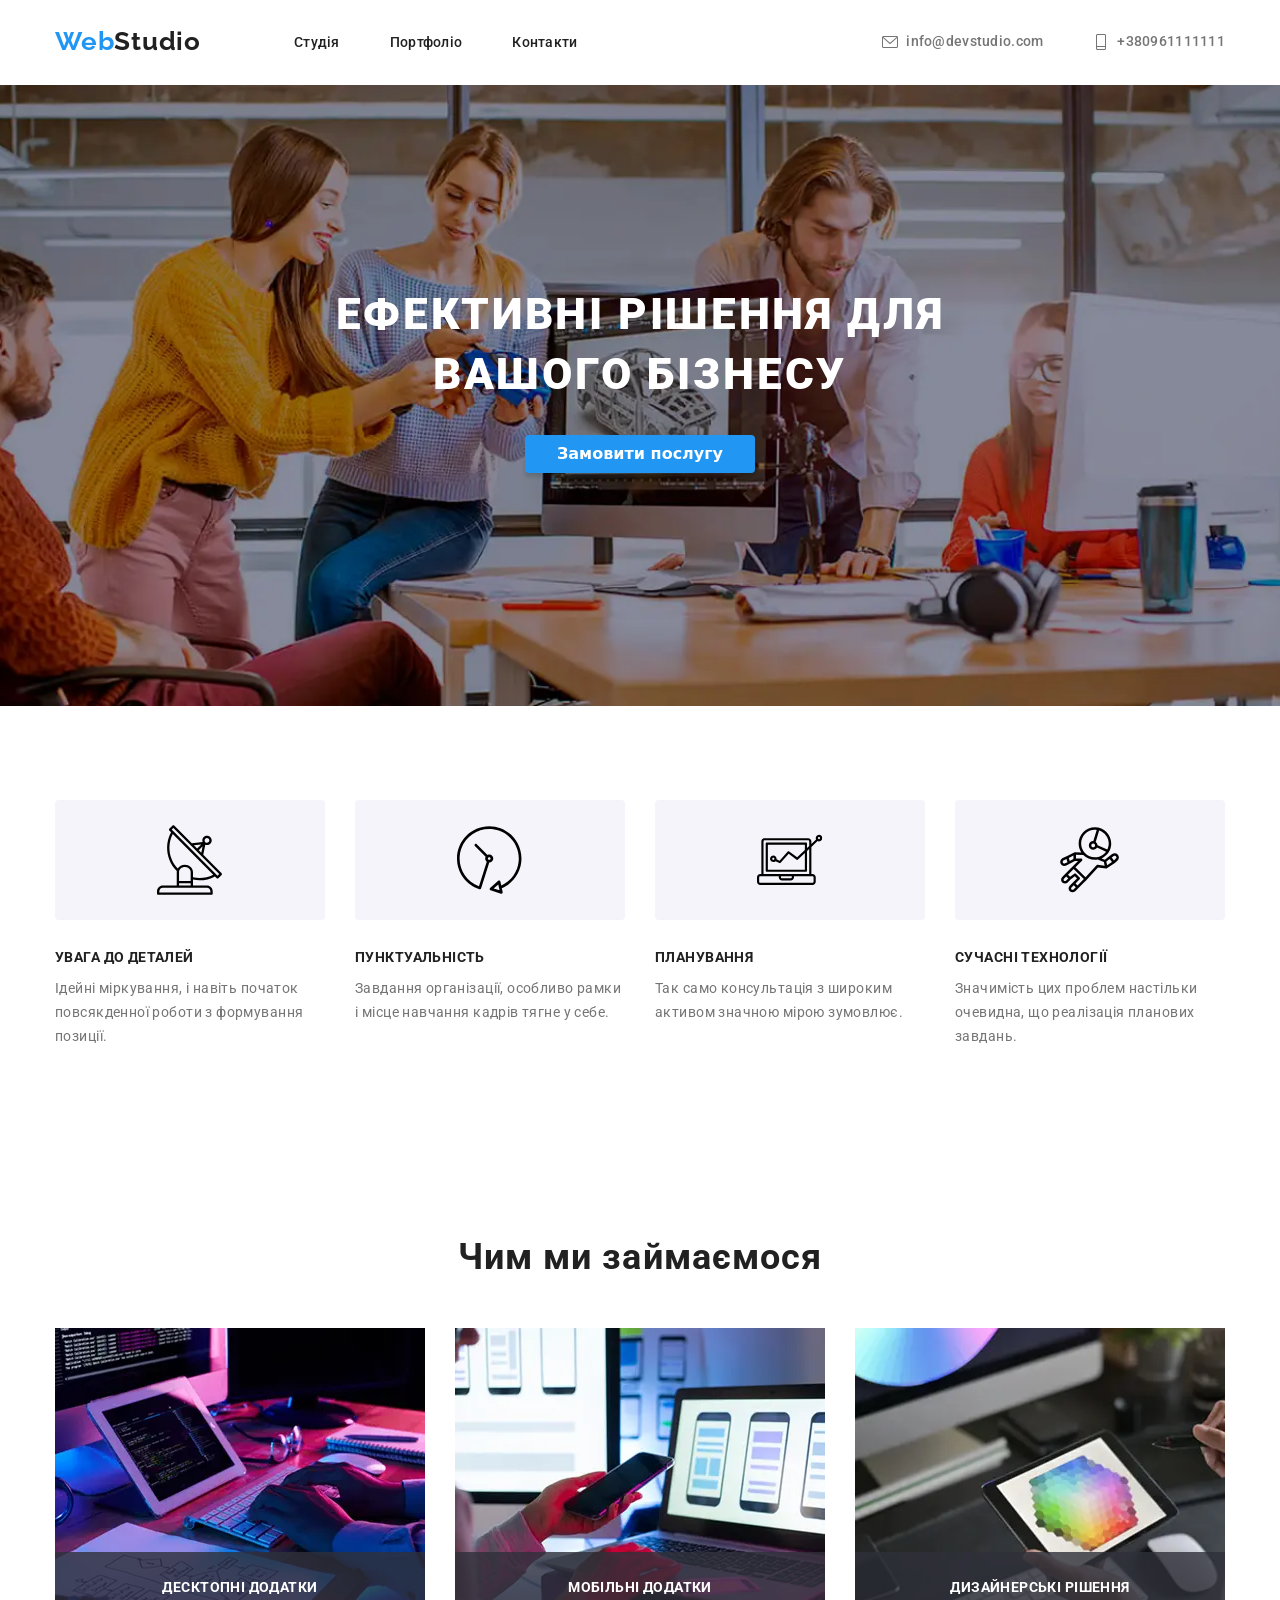
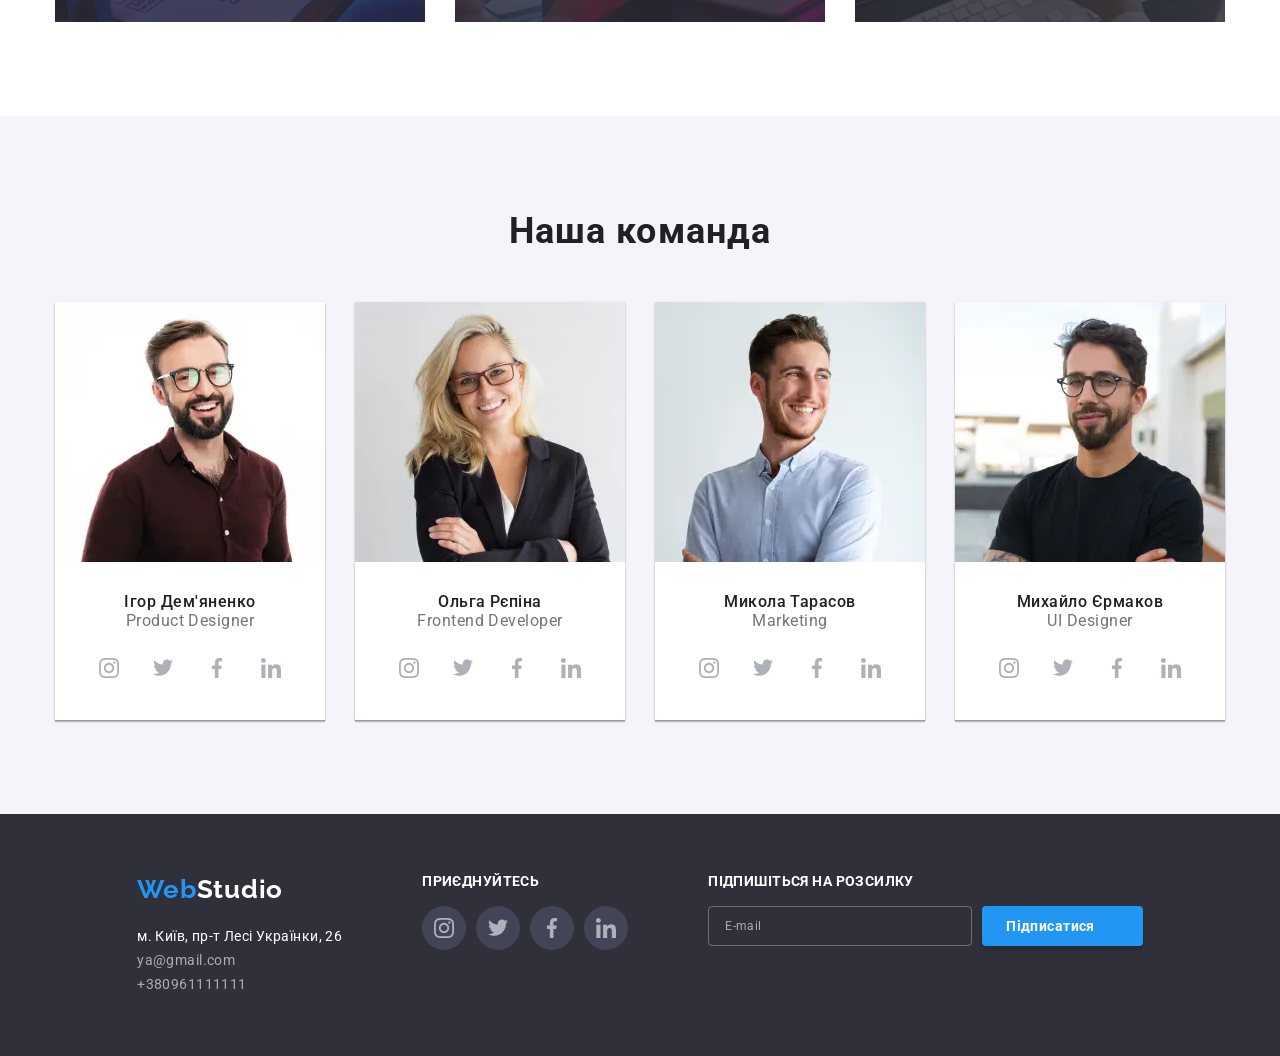
<file: index.html>
<!doctype html>
<html lang="en">
  <head>
    <meta charset="UTF-8" />
    <meta name="viewport" content="width=device-width, initial-scale=1.0" />
    <title>Document</title>
    <link rel="preconnect" href="https://fonts.googleapis.com" />
    <link rel="preconnect" href="https://fonts.gstatic.com" crossorigin />
    <link
      href="https://fonts.googleapis.com/css2?family=Raleway:ital,wght@0,100..900;1,100..900&family=Roboto:ital,wght@0,100..900;1,100..900&display=swap"
      rel="stylesheet"
    />
    <link
      rel="stylesheet"
      href="https://cdnjs.cloudflare.com/ajax/libs/modern-normalize/3.0.1/modern-normalize.min.css"
    />
<link rel="stylesheet" href="./css/main.min.css">
  </head>
  <body>
    <header class="header">
      <div class="conteiner header-con">
        <a href="./index.html" class="header-logo"
          ><span class="web">Web</span><span class="studio">Studio</span></a
        >
        <nav class="navigate">
          <ul class="header_list">
            <li class="header_li">
              <a href="./index.html" class="header_item" target="_blank"
                >Студія</a
              >
            </li>
            <li class="header_li">
              <a
                href="./portfolio.html"
                target="_blank"
                class="header_item"
                >Портфоліо</a
              >
            </li>
            <li class="header_li">
              <a
                href="https://www.youtube.com/watch?v=dQw4w9WgXcQ"
                target="_blank"
                class="header_item"
                >Контакти</a
              >
            </li>
          </ul>
        </nav>
        <ul class="contact">
          <li class="contact_li">
            <svg class="header_svg">
              <use href="./css/symbol-defs.svg#konvert"></use>
            </svg>
            <a href="mailto:info@devstudio.com" class="contact_list"
              >info@devstudio.com</a
            >
          </li>
          <li class="contact_li">
            <svg class="header_svg">
              <use href="./css/symbol-defs.svg#phone"></use>
            </svg>
            <a href="tel:0961111111" class="contact_list">+380961111111</a>
          </li>
        </ul>
        <svg class="header_menu">
          <use href="./css/symbol-defs.svg#menu"></use>
        </svg>
      </div>
    </header>
    <main class="main">
      <section class="hero">
        <div class="conteiner">
          <h1 class="hero_text">Ефективні рішення для вашого бізнесу</h1>
          <button type="button" class="hero_button">Замовити послугу</button>
        </div>
      </section>
      <section class="us">
        <div class="conteiner">
          <ul class="us_minitext">
            <li class="minitext">
              <div class="us_div">
                <svg class="us_svg">
                  <use href="./css/symbol-defs.svg#sputnik"></use>
                </svg>
              </div>
              <h2 class="gen_minitext">УВАГА ДО ДЕТАЛЕЙ</h2>
              <p class="secondary_minitext">
                Ідейні міркування, і навіть початок повсякденної роботи з
                формування позиції.
              </p>
            </li>
            <li class="minitext">
              <div class="us_div">
                <svg class="us_svg">
                  <use href="./css/symbol-defs.svg#clock"></use>
                </svg>
              </div>
              <h2 class="gen_minitext">ПУНКТУАЛЬНІСТЬ</h2>
              <p class="secondary_minitext">
                Завдання організації, особливо рамки і місце навчання кадрів
                тягне у себе.
              </p>
            </li>
            <li class="minitext">
              <div class="us_div">
                <svg class="us_svg">
                  <use href="./css/symbol-defs.svg#laptop"></use>
                </svg>
              </div>
              <h2 class="gen_minitext">ПЛАНУВАННЯ</h2>
              <p class="secondary_minitext">
                Так само консультація з широким активом значною мірою зумовлює.
              </p>
            </li>
            <li class="minitext">
              <div class="us_div">
                <svg class="us_svg">
                  <use href="./css/symbol-defs.svg#cosmo"></use>
                </svg>
              </div>
              <h2 class="gen_minitext">СУЧАСНІ ТЕХНОЛОГІЇ</h2>
              <p class="secondary_minitext">
                Значимість цих проблем настільки очевидна, що реалізація
                планових завдань.
              </p>
            </li>
          </ul>
        </div>
      </section>
      <section class="about">
        <div class="conteiner">
          <h2 class="gen-text">Чим ми займаємося</h2>
          <ul class="us-list">
            <li class="about_li">
              <picture class="us-img">
                <source
                  srcset="
                    ./css/img/destop/about-desctop1x.webp 1x,
                    ./css/img/destop/about-desctop2x.webp 2x
                  "
                />
                <img src="#" alt="#" />
              </picture>
              <div class="about_div">
                <p class="about_p">Десктопні додатки</p>
              </div>
            </li>
            <li class="about_li">
              <picture class="us-img">
                <source
                  srcset="
                    ./css/img/destop/about-secdesctop1x.webp 1x,
                    ./css/img/destop/about-secdesctop2x.webp 2x
                  "
                />
                <img src="#" alt="#" />
              </picture>
              <div class="about_div">
                <p class="about_p">Мобільні додатки</p>
              </div>
            </li>
            <li class="about_li">
              <picture class="us-img">
                <source
                  srcset="
                    ./css/img/destop/about-thirddesctop1x.webp 1x,
                    ./css/img/destop/about-thirddesctop2x.webp 2x
                  "
                />
                <img src="#" alt="#" />
              </picture>
              <div class="about_div">
                <p class="about_p">Дизайнерські рішення</p>
              </div>
            </li>
          </ul>
        </div>
      </section>
      <section class="team">
        <div class="conteiner">
          <h2 class="sec-gen-text">Наша команда</h2>
          <ul class="team-ul">
            <li class="team_li">
              <picture>
                <source
                  srcset="
                    ./css/img/destop/igor-desctop@1x.webp 1x,
                    ./css/img/destop/igor-desctop@2x.webp 2x
                  "
                  media="(min-width:1200px)"
                />
                <source
                  srcset="
                    ./css/img/tablet/igor-tablet@1x.webp 1x,
                    ./css/img/tablet/igor-tablet@2x.webp 2x
                  "
                  media="(min-width:768px)"
                />
                <source
                  srcset="
                    ./css/img/mobile/igor-mobile@1x.webp 1x,
                    ./css/img/mobile/igor-mobile@2x.webp 2x
                  "
                  media="(max-width:767px)"
                />
                <img
                  src="./css/img/teamcard1.jpg"
                  alt="man standing whis glases"
                  class="team-foto"
                />
              </picture>
              <div class="team_box">
                <h3 class="team_p">Ігор Дем'яненко</h3>
                <p class="p_span">Product Designer</p>
                <ul class="sectem_ul">
                  <li class="sectem_li">
                    <svg class="team_svg">
                      <use href="./css/symbol-defs.svg#insta"></use>
                    </svg>
                  </li>
                  <li class="sectem_li">
                    <svg class="team_svg">
                      <use href="./css/symbol-defs.svg#twiter"></use>
                    </svg>
                  </li>
                  <li class="sectem_li">
                    <svg class="team_svg">
                      <use href="./css/symbol-defs.svg#f"></use>
                    </svg>
                  </li>
                  <li class="sectem_li">
                    <svg class="team_svg">
                      <use href="./css/symbol-defs.svg#linkedin"></use>
                    </svg>
                  </li>
                </ul>
              </div>
            </li>
            <li class="team_li">
              <picture class="team-foto">
                <source
                  srcset="
                    ./css/img/destop/olga-desctop1x.webp 1x,
                    ./css/img/destop/olga-desctop2x.webp 2x
                  "
                  media="(min-width:1200px)"
                />
                <source
                  srcset="
                    ./css/img/tablet/olga-tablet1x.webp 1x,
                    ./css/img/tablet/olga-tablet2x.webp 2x
                  "
                  media="(min-width:768px)"
                />
                <source
                  srcset="
                    ./css/img/mobile/olga-mobile1x.webp 1x,
                    ./css/img/mobile/olga-mobile2x.webp 2x
                  "
                  media="(max-width:767px)"
                />
                <img src="#" alt="women standing loking at you" />
              </picture>
              <div class="team_box">
                <h3 class="team_p">Ольга Рєпіна</h3>
                <p class="p_span">Frontend Developer</p>
                <ul class="sectem_ul">
                  <li class="sectem_li">
                    <svg class="team_svg">
                      <use href="./css/symbol-defs.svg#insta"></use>
                    </svg>
                  </li>
                  <li class="sectem_li">
                    <svg class="team_svg">
                      <use href="./css/symbol-defs.svg#twiter"></use>
                    </svg>
                  </li>
                  <li class="sectem_li">
                    <svg class="team_svg">
                      <use href="./css/symbol-defs.svg#f"></use>
                    </svg>
                  </li>
                  <li class="sectem_li">
                    <svg class="team_svg">
                      <use href="./css/symbol-defs.svg#linkedin"></use>
                    </svg>
                  </li>
                </ul>
              </div>
            </li>
            <li class="team_li">
              <picture class="team-foto">
                <source
                  srcset="
                    ./css/img/destop/mikola-desctop1x.webp 1x,
                    ./css/img/destop/mikola-desctop2x.webp 2x
                  "
                  media="(min-width:1200px)"
                />
                <source
                  srcset="
                    ./css/img/tablet/mikola-tablet1x.webp 1x,
                    ./css/img/tablet/mikola-tablet2x.webp 2x
                  "
                  media="(min-width:768px)"
                />
                <source
                  srcset="
                    ./css/img/mobile/mikola-mobile1x.webp 1x,
                    ./css/img/mobile/mikola-mobile2x.webp 2x
                  "
                  media="(max-width:767px)"
                />
                <img src="#" alt=" man standing loking away" />
              </picture>
              <div class="team_box">
                <h3 class="team_p">Микола Тарасов</h3>
                <p class="p_span">Marketing</p>
                <ul class="sectem_ul">
                  <li class="sectem_li">
                    <svg class="team_svg">
                      <use href="./css/symbol-defs.svg#insta"></use>
                    </svg>
                  </li>
                  <li class="sectem_li">
                    <svg class="team_svg">
                      <use href="./css/symbol-defs.svg#twiter"></use>
                    </svg>
                  </li>
                  <li class="sectem_li">
                    <svg class="team_svg">
                      <use href="./css/symbol-defs.svg#f"></use>
                    </svg>
                  </li>
                  <li class="sectem_li">
                    <svg class="team_svg">
                      <use href="./css/symbol-defs.svg#linkedin"></use>
                    </svg>
                  </li>
                </ul>
              </div>
            </li>
            <li class="team_li">
              <picture class="team-foto">
                <source
                  srcset="
                    ./css/img/destop/mihalo-desctop1x.webp 1x,
                    ./css/img/destop/mihalo-desctop2x.webp 2x
                  "
                  media="(min-width:1200px)"
                />
                <source
                  srcset="
                    ./css/img/tablet/mihalo-tablet1x.webp 1x,
                    ./css/img/tablet/mihalo-tablet2x.webp 2x
                  "
                  media="(min-width:768px)"
                />
                <source
                  srcset="
                    ./css/img/mobile/mihalo-mobile1x.webp 1x,
                    ./css/img/mobile/mihalo-mobile2x.webp 2x
                  "
                  media="(max-width:767px)"
                />
                <img src="#" alt="man standing outside" />
              </picture>
              <div class="team_box">
                <h3 class="team_p">Михайло Єрмаков</h3>
                <p class="p_span">UI Designer</p>
                <ul class="sectem_ul">
                  <li class="sectem_li">
                    <svg class="team_svg">
                      <use href="./css/symbol-defs.svg#insta"></use>
                    </svg>
                  </li>
                  <li class="sectem_li">
                    <svg class="team_svg">
                      <use href="./css/symbol-defs.svg#twiter"></use>
                    </svg>
                  </li>
                  <li class="sectem_li">
                    <svg class="team_svg">
                      <use href="./css/symbol-defs.svg#f"></use>
                    </svg>
                  </li>
                  <li class="sectem_li">
                    <svg class="team_svg">
                      <use href="./css/symbol-defs.svg#linkedin"></use>
                    </svg>
                  </li>
                </ul>
              </div>
            </li>
          </ul>
        </div>
      </section>
    </main>
    <footer class="footer">
      <div class="conteiner">
        <div>
          <a href="./index.html" class="footer_logo"
            ><span class="web">Web</span><span class="studi">Studio</span>
          </a>
          <ul class="footer-contact">
            <li><span class="f_span">м. Київ, пр-т Лесі Українки, 26</span></li>
            <li>
              <a href="mailto:info@devstudio.com" class="contact-list"
                >ya@gmail.com</a
              >
            </li>
            <li>
              <a href="tel:0961111111" class="contact-list">+380961111111</a>
            </li>
          </ul>
        </div>
        <div class="footer_div">
          <p class="footer_p">приєднуйтесь</p>
          <ul class="footer_ul">
            <li class="footer_li">
              <svg class="team_svg">
                <use href="./css/symbol-defs.svg#insta"></use>
              </svg>
            </li>
            <li class="footer_li">
              <svg class="team_svg">
                <use href="./css/symbol-defs.svg#twiter"></use>
              </svg>
            </li>
            <li class="footer_li">
              <svg class="team_svg">
                <use href="./css/symbol-defs.svg#f"></use>
              </svg>
            </li>
            <li class="footer_li">
              <svg class="team_svg">
                <use href="./css/symbol-defs.svg#linkedin"></use>
              </svg>
            </li>
          </ul>
        </div>
        <form class="subscribe" action="#" method="post">
          <p class="footer_p">Підпишіться на розсилку</p>
          <div class="subscribe_row">
            <input
              class="subscribe_input"
              type="email"
              name="email"
              placeholder="E-mail"
              required
            />
            <button class="subscribe_btn" type="submit">
              Підписатися
              <svg class="subscribe_svg">
                <use href="./css/symbol-defs.svg#plane"></use>
              </svg>
            </button>
          </div>
        </form>
      </div>
    </footer>
  </body>
</html>
</file>
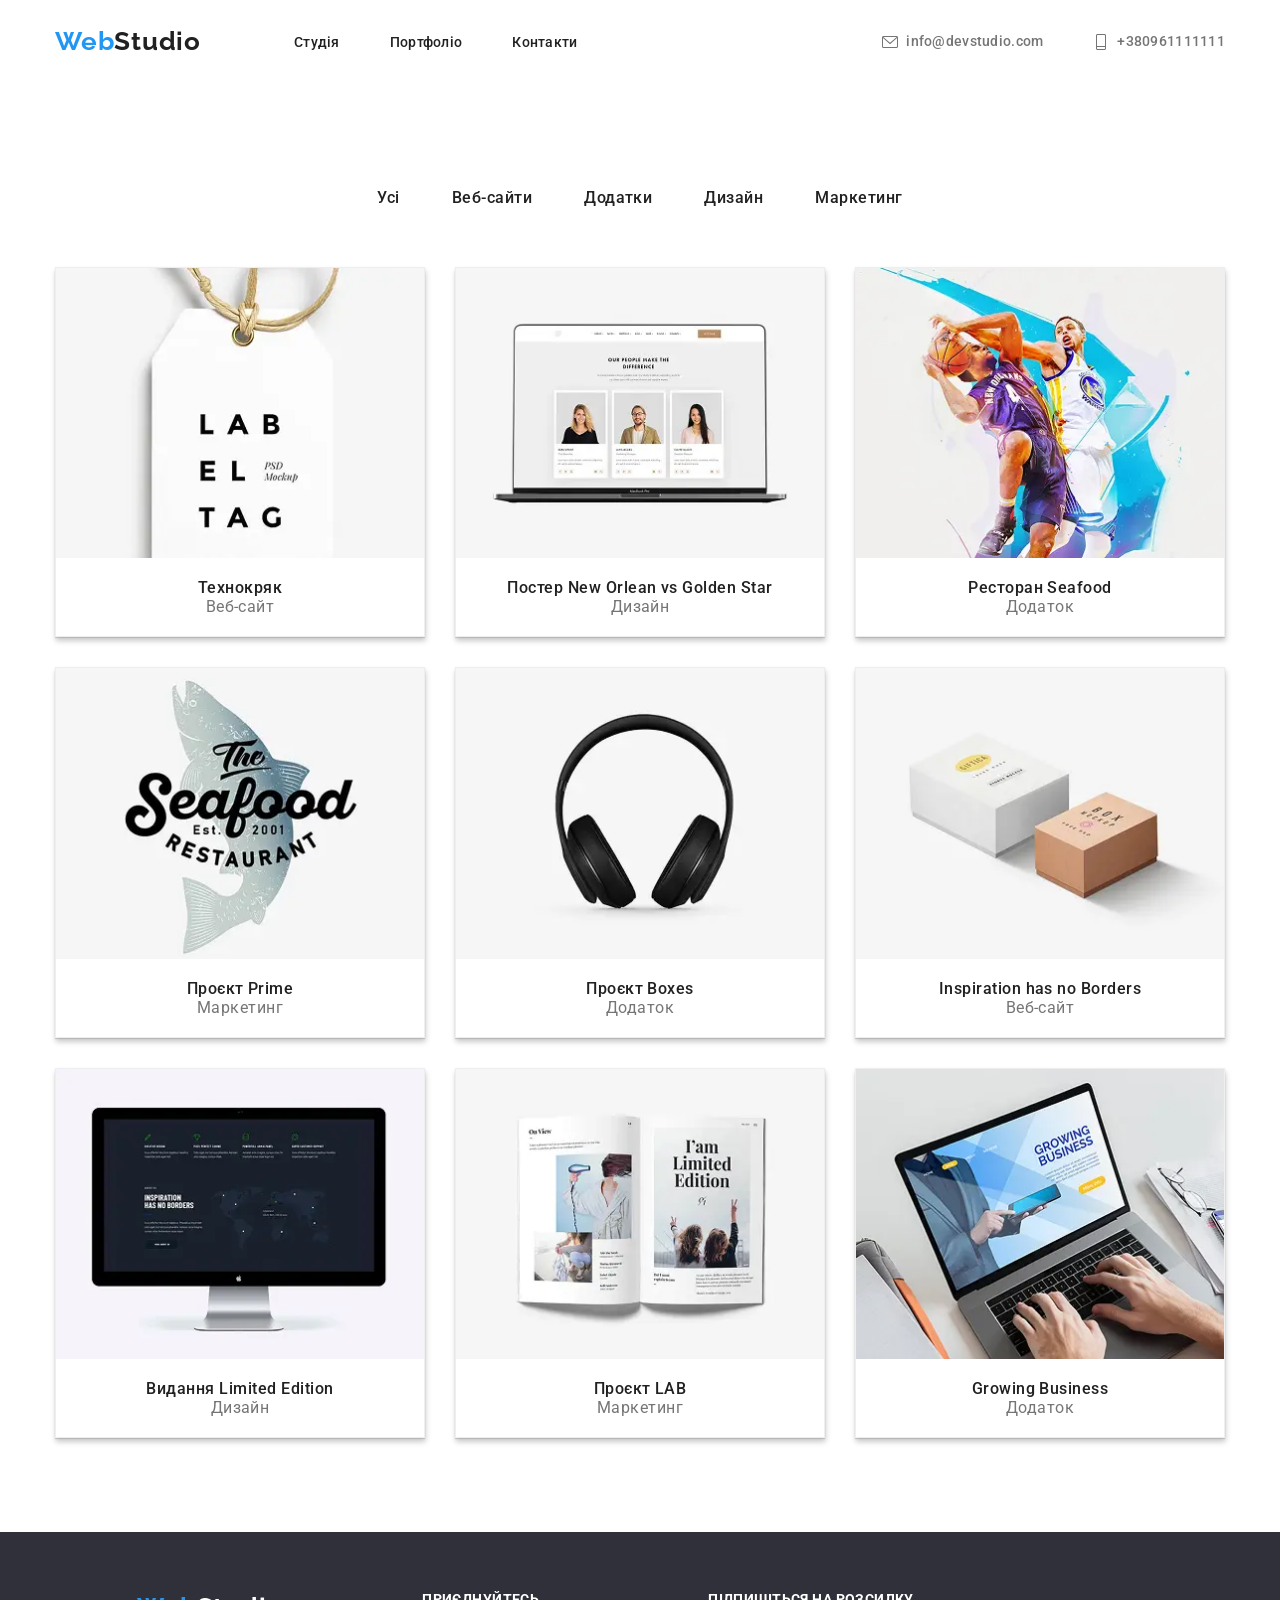
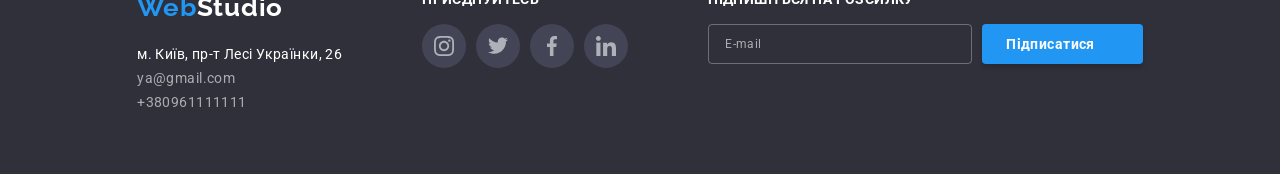
<file: portfolio.html>
<!doctype html>
<html lang="en">
  <head>
    <meta charset="UTF-8" />
    <meta name="viewport" content="width=device-width, initial-scale=1.0" />
    <title>Portfolio</title>
    <link rel="preconnect" href="https://fonts.googleapis.com" />
    <link rel="preconnect" href="https://fonts.gstatic.com" crossorigin />
    <link
      href="https://fonts.googleapis.com/css2?family=Raleway:ital,wght@0,100..900;1,100..900&family=Roboto:ital,wght@0,100..900;1,100..900&display=swap"
      rel="stylesheet"
    />
    <link rel="stylesheet" href="./css/main.min.css" />
  </head>
  <body>
    <header class="header">
      <div class="conteiner header-con">
        <a href="./index.html" class="header-logo"
          ><span class="web">Web</span><span class="studio">Studio</span></a
        >
        <nav class="navigate">
          <ul class="header_list">
            <li class="header_li">
              <a href="./index.html" class="header_item" target="_blank"
                >Студія</a
              >
            </li>
            <li class="header_li">
              <a
                href="./portfolio.html"
                target="_blank"
                class="header_item"
                >Портфоліо</a
              >
            </li>
            <li class="header_li">
              <a
                href="https://www.youtube.com/watch?v=dQw4w9WgXcQ"
                target="_blank"
                class="header_item"
                >Контакти</a
              >
            </li>
          </ul>
        </nav>
        <ul class="contact">
          <li class="contact_li">
            <svg class="header_svg">
              <use href="./css/symbol-defs.svg#konvert"></use>
            </svg>
            <a href="mailto:info@devstudio.com" class="contact_list"
              >info@devstudio.com</a
            >
          </li>
          <li class="contact_li">
            <svg class="header_svg">
              <use href="./css/symbol-defs.svg#phone"></use>
            </svg>
            <a href="tel:0961111111" class="contact_list">+380961111111</a>
          </li>
        </ul>
        <svg class="header_menu">
          <use href="./css/symbol-defs.svg#menu"></use>
        </svg>
      </div>
    </header>

    <main class="main">
      <section class="port_hero">
        <div class="conteiner">
          <ul class="main_ul">
            <li class="port_item"><a href="#" class="item_link">Усі</a></li>
            <li class="port_item">
              <a href="#" class="item_link">Веб-сайти</a>
            </li>
            <li class="port_item"><a href="#" class="item_link">Додатки</a></li>
            <li class="port_item"><a href="#" class="item_link">Дизайн</a></li>
            <li class="port_item">
              <a href="#" class="item_link">Маркетинг</a>
            </li>
          </ul>
          <ul class="card_ul">
            <li class="li_foto">
              <picture class="port_foto">
                <source srcset="./css/img/destop/labpc1x.webp 1x, ./css/img/destop/labpc2x.webp 2x" media="(min-width:1200px)" />
                <source srcset="./css/img/tablet/labtablet1x.webp 1x, ./css/img/tablet/labtablet2x.webp 2x" media="(min-width:768px)"/>
                <source srcset="./css/img/mobile/labmobile1x.webp 1x, ./css/img/mobile/labmobile2x.webp 2x" media="(max-width:767px)"/>
                <img src="#" alt="techocrak" class="port_foto" />
              </picture>
              <div class="port_team">
                <h3 class="team_p">Технокряк</h3>
                <p class="p_span">Веб-сайт</p>
                <p class="crak_over">
                  Ресурс пропонує комплексні пропозиції з різним рівнем
                  функціоналу та сервісів. Все це дозволить відвідувачу отримати
                  вичерпні відомості про компанію чи приватну особу.
                </p>
              </div>
            </li>
            <li class="li_foto">
              <picture class="port_foto">
                <source srcset="./css/img/destop/tecnocrac1xpc.webp 1x,./css/img/destop/tecnocrac2xpc.webp 2x" media="(min-width:1200px)">
                <source srcset="./css/img/tablet/tecnocractablet1x.webp 1x, ./css/img/tablet/tecnocractablet2x.webp 2x" media="(min-width:768px)">
                <source srcset="./css/img/mobile/tecnocracmobile1x.webp 1x, ./css/img/mobile/tecnocracmobile2x.webp 2x" media="(max-width:767px)">
<img src="#" alt="basketball" class="port_foto" >
              </picture>
              <div class="port_team">
                <h3 class="team_p">Постер New Orlean vs Golden Star</h3>
                <p class="p_span">Дизайн</p>
                <p class="crak_over">
                  Ресурс пропонує комплексні пропозиції з різним рівнем
                  функціоналу та сервісів. Все це дозволить відвідувачу отримати
                  вичерпні відомості про компанію чи приватну особу.
                </p>
              </div>
            </li>
            <li class="li_foto">
              <picture class="port_foto">
                <source srcset="./css/img/destop/posterpc1x.webp 1x, ./css/img/destop/posterpc2x.webp 2x" media="(min-width:1200px)">
                <source srcset="./css/img/tablet/postertablet1x.webp 1x, ./css/img/tablet/postertablet2x.webp 2x" media="(min-width:768px)">
                <source srcset="./css/img/mobile/postermobile1x.webp 1x, ./css/img/mobile/postermobile2x.webp 2x" media="(max-width:767px)">
                <img src="#" alt="resturant" class="port_foto" />
              </picture>
              <div class="port_team">
                <h3 class="team_p">Ресторан Seafood</h3>
                <p class="p_span">Додаток</p>
                                <p class="crak_over">
                  Ресурс пропонує комплексні пропозиції з різним рівнем
                  функціоналу та сервісів. Все це дозволить відвідувачу отримати
                  вичерпні відомості про компанію чи приватну особу.
                </p>
              </div>
            </li>
            <li class="li_foto">
              <picture class="port_foto">
                <source srcset="./css/img/destop/seafoodpc1x.webp 1x, ./css/img/destop/seafoodpc2x.webp 2x" media="(min-width:1200px)">
                <source srcset="./css/img/tablet/seafoodtablet1x.webp 1x, ./css/img/tablet/seafoodtablet2x.webp 2x" media="(min-width:768px)">
                <source srcset="./css/img/mobile/seafoodmobile1x.webp 1x, ./css/img/mobile/seafoodmobile2x.webp 2x" media="(max-width:767px)">
                <img src="#" alt="headphone" class="port_foto" />
              </picture>
              <div class="port_team">
                <h3 class="team_p">Проєкт Prime</h3>
                <p class="p_span">Маркетинг</p>
                <p class="crak_over">
                  Ресурс пропонує комплексні пропозиції з різним рівнем
                  функціоналу та сервісів. Все це дозволить відвідувачу отримати
                  вичерпні відомості про компанію чи приватну особу.
                </p>
              </div>
            </li>
            <li class="li_foto">
              <picture class="port_foto">
                <source srcset="./css/img/destop/primepc1x.webp 1x, ./css/img/destop/primepc2x.webp 2x" media="(min-width:1200px)">
                <source srcset="./css/img/tablet/primetablet1x.webp 1x, ./css/img/tablet/primetablet2x.webp 2x" media="(min-width:768px)">
                <source srcset="./css/img/mobile/primemobile1x.webp 1x, ./css/img/mobile/primemobile2x.webp 2x" media="(max-width:767px)">
                <img src="#" alt="boxes" class="port_foto" />
              </picture>
              <div class="port_team">
                <h3 class="team_p">Проєкт Boxes</h3>
                <p class="p_span">Додаток</p>
                <p class="crak_over">
                  Ресурс пропонує комплексні пропозиції з різним рівнем
                  функціоналу та сервісів. Все це дозволить відвідувачу отримати
                  вичерпні відомості про компанію чи приватну особу.
                </p>
              </div>
            </li>
            <li class="li_foto">
              <picture class="port_foto">
                <source srcset="./css/img/destop/boxsespc1x.webp 1x, ./css/img/destop/boxsespc2x.webp 2x" media="(min-width:1200px)">
                <source srcset="./css/img/tablet/boxsestablet1x.webp 1x, ./css/img/tablet/boxsestablet2x.webp 2x" media="(min-width:768px)">
                <source srcset="./css/img/mobile/boxsesmobile1x.webp 1x, ./css/img/mobile/boxsesmobile2x.webp 2x" media="(max-width:767px)">
                <img src="#" alt="book" class="port_foto" />
              </picture>
              <div class="port_team">
                <h3 class="team_p">Inspiration has no Borders</h3>
                <p class="p_span">Веб-сайт</p>
                <p class="crak_over">
                  Ресурс пропонує комплексні пропозиції з різним рівнем
                  функціоналу та сервісів. Все це дозволить відвідувачу отримати
                  вичерпні відомості про компанію чи приватну особу.
                </p>
              </div>
            </li>
            <li class="li_foto">
              <picture class="port_foto">
                <source srcset="./css/img/destop/ihnbpc1x.webp 1x, ./css/img/destop/ihnbpc2x.webp 2x" media="(min-width:1200px)">
                <source srcset="./css/img/tablet/ihnbtablet1x.webp 1x, ./css/img/tablet/ihnbtablet2x.webp 2x" media="(min-width:768px)">
                <source srcset="./css/img/mobile/ihnbmobile1x.webp 1x, ./css/img/mobile/ihnbmobile2x.webp 2x" media="(max-width:767px)">
                <img src="#" alt="book" class="port_foto" />
              </picture>
              <div class="port_team">
                <h3 class="team_p">Видання Limited Edition</h3>
                <p class="p_span">Дизайн</p>
                <p class="crak_over">
                  Ресурс пропонує комплексні пропозиції з різним рівнем
                  функціоналу та сервісів. Все це дозволить відвідувачу отримати
                  вичерпні відомості про компанію чи приватну особу.
                </p>
              </div>
            </li>
            <li class="li_foto">
              <picture class="port_foto">
                <source srcset="./css/img/destop/limitedpc1x.webp 1x, ./css/img/destop/limitedpc2x.webp 2x" media="(min-width:1200px)">
                <source srcset="./css/img/tablet/limitedtablet1x.webp 1x, ./css/img/tablet/limitedtablet2x.webp 2x" media="(min-width:768px)">
                <source srcset="./css/img/mobile/limetedmobile1x.webp 1x, ./css/img/mobile/limetedmobile2x.webp 2x" media="(max-width:767px)">
                <img src="#" alt="tag whis LAB" class="port_foto" />
              </picture>
              <div class="port_team">
                <h3 class="team_p">Проєкт LAB</h3>
                <p class="p_span">Маркетинг</p>
                <p class="crak_over">
                  Ресурс пропонує комплексні пропозиції з різним рівнем
                  функціоналу та сервісів. Все це дозволить відвідувачу отримати
                  вичерпні відомості про компанію чи приватну особу.
                </p>
              </div>
            </li>
            <li class="li_foto">
              <picture class="port_foto">
                <source srcset="./css/img/destop/gbpc1x.webp 1x, ./css/img/destop/gbpc2x.webp 2x" media="(min-width:1200px)">
                <source srcset="./css/img/tablet/gbtablet1x.webp 1x, ./css/img/tablet/gbtablet2x.webp 2x" media="(min-width:768px)">
                <source srcset="./css/img/mobile/gbmobile1x.webp 1x, ./css/img/mobile/gbmobile2x.webp 2x" media="(max-width:767px)">
                <img src="#" alt="LAPTOP" class="port_foto" />
              </picture> 
              <div class="port_team">
                <h3 class="team_p">Growing Business</h3>
                <p class="p_span">Додаток</p>
                <p class="crak_over">
                  Ресурс пропонує комплексні пропозиції з різним рівнем
                  функціоналу та сервісів. Все це дозволить відвідувачу отримати
                  вичерпні відомості про компанію чи приватну особу.
                </p>
              </div>
            </li>
          </ul>
        </div>
      </section>
    </main>
    <footer class="footer">
      <div class="conteiner">
        <div>
          <a href="./index.html" class="footer_logo"
            ><span class="web">Web</span><span class="studi">Studio</span>
          </a>
          <ul class="footer-contact">
            <li><span class="f_span">м. Київ, пр-т Лесі Українки, 26</span></li>
            <li>
              <a href="mailto:info@devstudio.com" class="contact-list"
                >ya@gmail.com</a
              >
            </li>
            <li>
              <a href="tel:0961111111" class="contact-list">+380961111111</a>
            </li>
          </ul>
        </div>
        <div class="footer_div">
          <p class="footer_p">приєднуйтесь</p>
          <ul class="footer_ul">
            <li class="footer_li">
              <svg class="team_svg">
                <use href="./css/symbol-defs.svg#insta"></use>
              </svg>
            </li>
            <li class="footer_li">
              <svg class="team_svg">
                <use href="./css/symbol-defs.svg#twiter"></use>
              </svg>
            </li>
            <li class="footer_li">
              <svg class="team_svg">
                <use href="./css/symbol-defs.svg#f"></use>
              </svg>
            </li>
            <li class="footer_li">
              <svg class="team_svg">
                <use href="./css/symbol-defs.svg#linkedin"></use>
              </svg>
            </li>
          </ul>
        </div>
        <form class="subscribe" action="#" method="post">
          <p class="footer_p">Підпишіться на розсилку</p>
          <div class="subscribe_row">
            <input
              class="subscribe_input"
              type="email"
              name="email"
              placeholder="E-mail"
              required
            />
            <button class="subscribe_btn" type="submit">
              Підписатися
              <svg class="subscribe_svg">
                <use href="./css/symbol-defs.svg#plane"></use>
              </svg>
            </button>
          </div>
        </form>
      </div>
    </footer>
  </body>
</html>
</file>
<file: css/main.min.css>
:root{--main-text-color: #212121;--hover-color: #2196f3;--addtext-color: #757575;--logo-color: #000;--main-color: #fff;--footer-contact: rgba(255, 255, 255, 0.6);--background-color: #2f303a;--team-background-color: #f5f4fa;--portfolio-line: #ececec}.conteiner{width:1200px;padding:0 15px;margin:0 auto}@media screen and (max-width: 1199.98px){.conteiner{width:100%;max-width:768px;padding-left:15px;padding-right:15px;margin-left:auto;margin-right:auto}}@media screen and (max-width: 767.98px){.conteiner{max-width:480px}}.web{color:var(--hover-color)}@media screen and (max-width: 1199.98px){html,body{overflow-x:hidden}img,.port_foto{width:100%;height:auto;-o-object-fit:cover;object-fit:cover}}.header{padding-top:24px;padding-bottom:25px}@media screen and (min-width: 768px)and (max-width: 1199.98px){.header{padding-top:32px;padding-bottom:32px}}.header-con{display:flex;align-items:center}@media screen and (max-width: 1199.98px){.header-con{justify-content:space-between}}.header-logo{color:var(--main-text-color);font-family:Raleway,sans-serif;font-size:26px;font-weight:700;line-height:1.38;letter-spacing:.78px;margin-right:93px}.header_list{display:flex;gap:50px}.header_item{color:var(--main-text-color);font-family:Roboto,sans-serif;font-size:14px;font-weight:500;line-height:1.14;letter-spacing:.28px;text-decoration:none;position:relative;display:inline-block}.header_item::after{content:"";position:absolute;left:0;bottom:0;width:100%;height:4px;background-color:var(--hover-color);border-radius:2px;transform:scaleX(0);transition:transform .25s ease}.header_item:hover{color:var(--hover-color)}.header_item:hover::after{transform:scaleX(1)}.header_svg{width:16px;height:16px;fill:var(--addtext-color);transition:fill .2s}.header_menu{display:none}@media screen and (max-width: 767.98px){.header_menu{display:inline;width:24px;height:16px;fill:var(--logo-color)}}.studio{color:var(--main-text-color)}@media screen and (min-width: 768px)and (max-width: 1199.98px){.navigate{display:flex;align-items:center;gap:50px}}@media screen and (max-width: 767.98px){.navigate{display:none}}.contact{display:flex;gap:50px;margin-left:auto}@media screen and (max-width: 1199.98px){.contact{flex-direction:column;gap:10px}}@media screen and (max-width: 767.98px){.contact{display:none}}.contact_li{display:flex;align-items:center;gap:8px}.contact_li:hover .contact_list{color:var(--hover-color)}.contact_li:hover .header_svg{fill:var(--hover-color)}.contact_list{color:var(--addtext-color);font-family:Roboto,sans-serif;font-size:14px;font-weight:500;line-height:1.38;letter-spacing:.28px;transition:color .2s}.hero{padding-top:200px;padding-bottom:280px;text-align:center;background-repeat:no-repeat;background-position:center;background-size:cover;background-image:url("../css/img/mobile/heromobile1x.webp")}@media(min-device-pixel-ratio: 2),(min-resolution: 192dpi),(min-resolution: 2dppx){.hero{background-image:url("../css/img/mobile/heromobile2x.webp")}}@media screen and (min-width: 768px){.hero{padding-bottom:233px;background-image:url("../css/img/tablet/herotablet1x.webp")}}@media screen and (min-width: 768px)and (min-device-pixel-ratio: 2),screen and (min-width: 768px)and (min-resolution: 192dpi),screen and (min-width: 768px)and (min-resolution: 2dppx){.hero{background-image:url("../css/img/tablet/herotablet2x.webp")}}@media screen and (min-width: 1200px){.hero{background-image:url("../css/img/destop/heropc1x.webp")}}@media screen and (min-width: 1200px)and (min-device-pixel-ratio: 2),screen and (min-width: 1200px)and (min-resolution: 192dpi),screen and (min-width: 1200px)and (min-resolution: 2dppx){.hero{background-image:url("../css/img/destop/heropc2x.webp")}}@media screen and (min-width: 768px)and (max-width: 1199.98px){.hero{background-image:url("../css/img/tablet/hero-tablet1x.webp");padding-top:118px;padding-bottom:198px}}@media screen and (max-width: 767.98px){.hero{background-image:url("../css/img/mobile/hero-mobile1x.webp");padding-top:118px;padding-bottom:118px}}.hero_text{color:var(--main-color);font-family:Roboto,sans-serif;font-size:44px;font-weight:900;line-height:1.36;letter-spacing:2.64px;width:696px;text-transform:uppercase;margin-bottom:30px;margin-left:auto;margin-right:auto}@media screen and (max-width: 1199.98px){.hero_text{width:100%;max-width:360px;font-size:26px;line-height:1.62}}@media screen and (min-width: 768px)and (max-width: 1199.98px){.hero_text{max-width:528px;font-size:36px}}.hero_button{font-weight:900;color:var(--main-color);border-radius:4px;background:var(--hover-color);box-shadow:0 4px 4px 0 rgba(0,0,0,.15);padding:10px 32px}.button-text{color:var(--main-color);text-align:center;font-family:Roboto,sans-serif;font-size:16px;font-weight:900;line-height:30px;letter-spacing:.96px}.us{padding-top:94px;padding-bottom:94px}.us_minitext{display:flex;gap:30px;align-items:stretch}@media screen and (max-width: 1199.98px){.us_minitext{display:grid;grid-template-columns:repeat(2, 1fr);gap:30px}}@media screen and (max-width: 767.98px){.us_minitext{display:flex;flex-direction:column;gap:30px}}.us_div{display:flex;width:270px;height:120px;border-radius:4px;background:var(--team-background-color);align-items:center;justify-content:center;margin-bottom:30px}@media screen and (max-width: 767.98px){.us_div{height:116px;width:100%;height:116px}}.us_svg{width:65.3px;height:70px}@media screen and (max-width: 1199.98px){.minitext{width:270px}}@media screen and (max-width: 767.98px){.minitext{width:100%;display:flex;flex-direction:column}}.gen_minitext{width:270px;color:var(--main-text-color);font-family:Roboto,sans-serif;font-size:14px;font-weight:700;line-height:1.14;letter-spacing:.42px;text-transform:uppercase;margin-bottom:10px}@media screen and (max-width: 767.98px){.gen_minitext{text-align:center}}.secondary_minitext{color:#757575;font-family:Roboto;font-size:14px;font-style:normal;font-weight:400;line-height:24px;letter-spacing:.42px}@media screen and (max-width: 767.98px){.secondary_minitext{text-align:left}}.about{padding-top:94px;padding-bottom:94px;text-align:center;font-weight:700}@media screen and (max-width: 1199.98px){.about{display:none}}.about_div{position:absolute;left:0;bottom:0;width:100%;height:70px;background:rgba(47,48,58,.8);display:flex;justify-content:center;align-items:center}.about_p{color:var(--main-color);text-align:center;font-family:Roboto,sans-serif;font-size:14px;font-style:normal;font-weight:700;line-height:normal;letter-spacing:.42px;text-transform:uppercase}.gen-text{color:var(--main-text-color);text-align:center;font-family:Roboto,sans-serif;font-size:36px;font-style:normal;font-weight:700;line-height:normal;letter-spacing:1.08px;margin-bottom:50px}.us-list{display:flex;flex-direction:row;gap:30px;margin-top:50px}.us-img{display:block;width:100%;height:100%}.us-img img{display:block;width:100%;height:100%;-o-object-fit:cover;object-fit:cover}.about_li{position:relative;width:370px;height:294px}.team{padding-top:94px;padding-bottom:94px;background:var(--team-background-color)}.team-ul{display:flex;gap:30px;margin-top:50px}@media screen and (max-width: 1199.98px){.team-ul{display:grid;grid-template-columns:repeat(2, 1fr);gap:30px}}@media screen and (max-width: 767.98px){.team-ul{grid-template-columns:1fr;justify-items:stretch}}.team-foto{display:block;width:270px;height:260px}@media screen and (max-width: 1199.98px){.team-foto{width:100%;height:auto}}.team-foto img{display:block;width:100%;height:100%;-o-object-fit:cover;object-fit:cover}.team_li{box-shadow:0 1px 3px 0 rgba(0,0,0,.12),0 1px 1px 0 rgba(0,0,0,.14),0 2px 1px 0 rgba(0,0,0,.2)}@media screen and (max-width: 767.98px){.team_li{width:100%}}.team_box{padding-top:30px;padding-bottom:30px;background-color:var(--main-color)}.team_p{color:var(--main-text-color);text-align:center;font-family:Roboto,sans-serif;font-size:16px;font-weight:500;line-height:normal;letter-spacing:.48px}.team_svg{width:20px;height:20px;fill:#afb1b8;transition:fill .2s}.sec-gen-text{color:var(--main-text-color);text-align:center;font-family:Roboto,sans-serif;font-size:36px;font-weight:700;line-height:normal;letter-spacing:1.08px}.p_span{color:var(--addtext-color);text-align:center;font-family:Roboto,sans-serif;font-size:16px;font-style:normal;font-weight:400;line-height:normal;letter-spacing:.48px}.sectem_ul{display:flex;align-items:center;justify-content:center;flex-direction:row;gap:10px;margin-top:16px}.sectem_li{display:flex;align-items:center;justify-content:center;padding:12px;border-radius:50%;background-color:rgba(0,0,0,0);cursor:pointer;transition:background-color .2s}.sectem_li:hover{background-color:var(--hover-color)}.sectem_li:hover .team_svg{fill:var(--main-color)}.footer{padding:60px 0;background:var(--background-color)}@media screen and (max-width: 1199.98px){.footer{text-align:center}}.footer .conteiner{display:flex;justify-content:center;align-items:flex-start;gap:80px}.footer .conteiner>*{margin:0;flex-shrink:0}@media screen and (min-width: 768px)and (max-width: 1199.98px){.footer .conteiner{flex-wrap:wrap;justify-content:space-around;row-gap:40px;align-items:center}}@media screen and (max-width: 767.98px){.footer .conteiner{flex-direction:column;align-items:center;gap:40px}}.footer_div{display:flex;flex-direction:column;align-items:flex-start;justify-content:flex-start}@media screen and (max-width: 1199.98px){.footer_div{align-items:center}}.footer_logo{display:inline-block;margin:0 0 20px;color:var(--main-color);font-family:Raleway,sans-serif;font-size:26px;font-weight:700;line-height:normal;letter-spacing:.78px;text-decoration:none}.footer_p{margin:0;color:var(--main-color);font-family:Roboto,sans-serif;font-size:14px;font-weight:700;line-height:1.14;letter-spacing:.42px;text-transform:uppercase}.footer_ul{display:flex;gap:10px;margin-top:16px}.footer_li{display:flex;align-items:center;justify-content:center;padding:12px;border-radius:50%;background-color:#434455;cursor:pointer;transition:background-color .2s}.footer_li:hover{background-color:var(--hover-color)}.footer_li:hover .team_svg{fill:var(--main-color)}.f_span{color:var(--main-color);font-family:Roboto,sans-serif;font-size:14px;font-weight:400;line-height:24px;letter-spacing:.42px}.contact-list{color:var(--footer-contact);font-family:Roboto,sans-serif;font-size:14px;font-weight:400;line-height:24px;letter-spacing:.42px}.contact-list:first-child{margin-top:20px}.subscribe{text-align:left}@media screen and (max-width: 1199.98px){.subscribe{text-align:center}}@media screen and (min-width: 768px)and (max-width: 1199.98px){.subscribe{flex-basis:100%}}@media screen and (max-width: 767.98px){.subscribe{width:100%}}.subscribe_row{display:flex;gap:10px;margin-top:16px}@media screen and (min-width: 768px)and (max-width: 1199.98px){.subscribe_row{flex-direction:column;align-items:center;max-width:320px;margin:16px auto 0}}@media screen and (max-width: 767.98px){.subscribe_row{flex-direction:column;align-items:center;margin:16px 0 0}}.subscribe_input{width:264px;height:40px;padding:0 16px;background:rgba(0,0,0,0);border:1px solid hsla(0,0%,100%,.3);border-radius:4px;color:var(--main-color);font-family:Roboto,sans-serif;font-size:12px;letter-spacing:.36px;outline:none;transition:border-color .2s}.subscribe_input::-moz-placeholder{color:var(--footer-contact)}.subscribe_input::placeholder{color:var(--footer-contact)}.subscribe_input:focus{border-color:var(--hover-color)}@media screen and (max-width: 1199.98px){.subscribe_input{width:100%}}.subscribe_btn{display:flex;align-items:center;gap:8px;height:40px;padding:0 24px;background:var(--hover-color);border:none;border-radius:4px;box-shadow:0 4px 4px rgba(0,0,0,.15);color:var(--main-color);font-family:Roboto,sans-serif;font-size:14px;font-weight:700;letter-spacing:.42px;cursor:pointer;transition:background-color .2s}.subscribe_btn:hover{background:#1976d2}.subscribe_svg{width:16px;height:16px;fill:var(--main-color)}.port_hero{padding-top:94px;padding-bottom:94px}.port_item{background-color:#fff;border-radius:4px;padding:6px 22px;transition:background-color .25s ease,transform .2s ease}.port_item:hover{background-color:#2196f3;transform:translateY(-2px)}.port_item:active{transform:translateY(0)}.port .item_link{transition:color .25s ease}.port_team{width:100%;text-align:left;padding:24px;padding:20px 24px}.port_foto{display:block;width:100%;aspect-ratio:370/292}.port_foto img{display:block;width:100%;height:100%;-o-object-fit:cover;object-fit:cover}.main_ul{display:flex;gap:8px;align-items:center;justify-content:center;margin-bottom:50px}@media screen and (min-width: 768px)and (max-width: 1199.98px){.main_ul{justify-content:center;gap:8px;margin-bottom:30px}}@media screen and (max-width: 767.98px){.main_ul{flex-wrap:wrap;justify-content:flex-start;margin-bottom:40px}}.item_link{color:var(--main-text-color);text-align:center;font-family:Roboto,sans-serif;font-size:16px;font-style:normal;font-weight:500;line-height:26px;letter-spacing:.48px}.item_link:hover{color:var(--main-color)}.card_ul{display:grid;grid-template-columns:repeat(3, 1fr);gap:30px}@media screen and (min-width: 768px)and (max-width: 1199.98px){.card_ul{grid-template-columns:repeat(2, 1fr);padding:0}}@media screen and (max-width: 767.98px){.card_ul{display:flex;flex-direction:column;gap:30px;padding:0}}.li_foto{display:flex;flex-direction:column;align-items:stretch;border:1px solid #eee;background:var(--main-color);position:relative;box-shadow:0 1px 1px 0 rgba(0,0,0,.12),0 4px 4px 0 rgba(0,0,0,.06),1px 4px 6px 0 rgba(0,0,0,.16)}@media screen and (max-width: 1199.98px){.li_foto{width:100%}}.li_foto:hover .crak_over{opacity:1}.crak_over{position:absolute;top:0;left:0;width:100%;aspect-ratio:370/292;box-sizing:border-box;padding:24px;display:flex;align-items:center;text-align:left;background:rgba(33,150,243,.9);color:var(--main-color);font-size:14px;line-height:1.6;letter-spacing:.4px;opacity:0;transform:none;transition:opacity .25s ease;color:#fff;font-family:Roboto;font-size:18px;font-style:normal;font-weight:400;line-height:28px;letter-spacing:.54px}*,*::before,*::after{box-sizing:border-box}body,h1,h2,h3,p,ul,figure{margin:0}ul{padding:0;list-style:none}a{text-decoration:none;color:inherit}img{display:block;max-width:100%}button{cursor:pointer;border:none}/*# sourceMappingURL=main.min.css.map */
</file>
